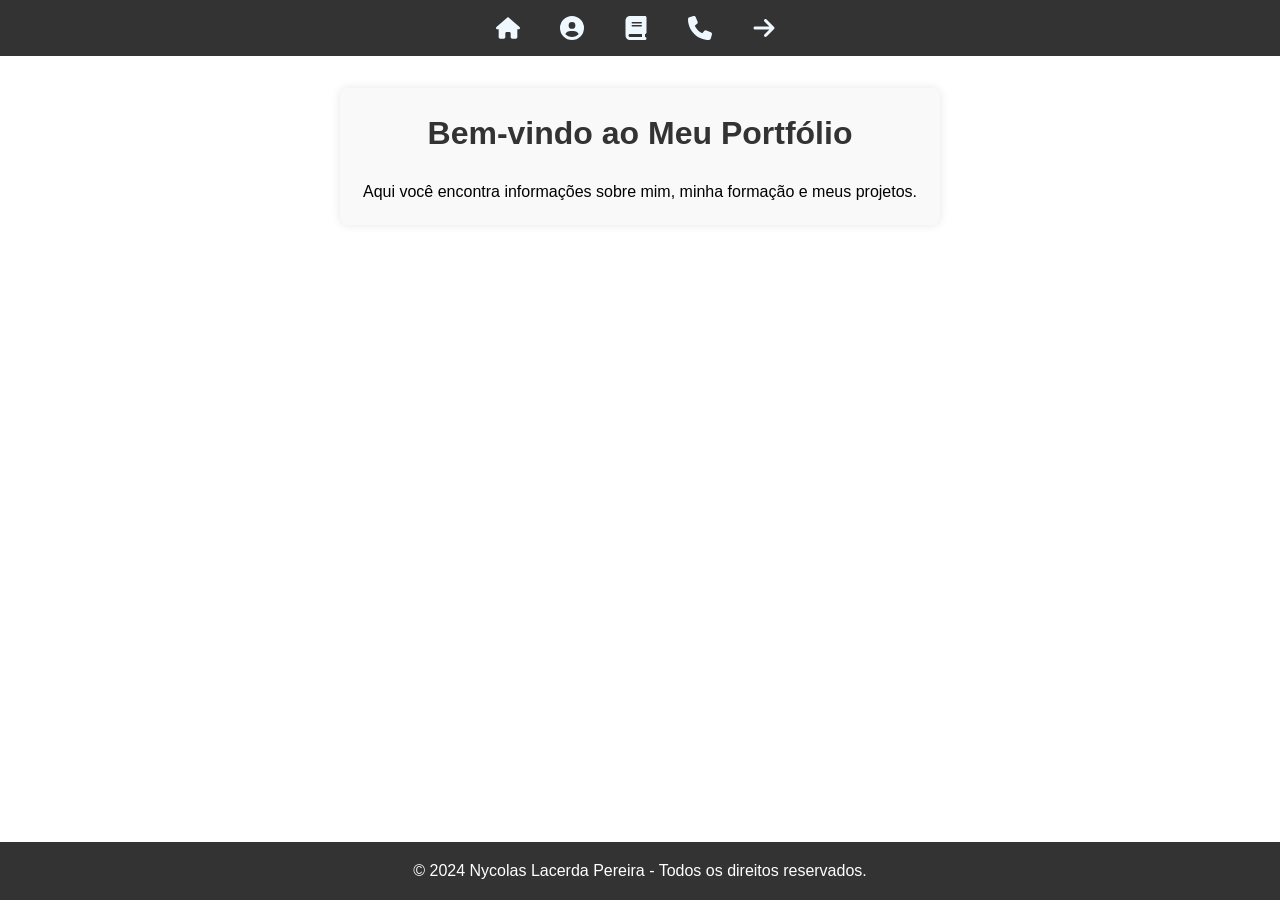
<file: index.html>
<!DOCTYPE html>
<html lang="pt-BR">
  <head>
    <meta charset="UTF-8" />
    <meta name="viewport" content="width=device-width, initial-scale=1.0" />
    <link rel="stylesheet" href="public/css/style.css" />
    <title>Meu Portfólio</title>
  </head>
  <body>
    <header>
      <nav>
        <ul>
          <li>
            <a href="#" onclick="showContent('home')"
              ><img src="public/img/home.svg" alt="Início"
            /></a>
          </li>
          <li>
            <a href="#" onclick="showContent('sobre')"
              ><img src="public/img/person.svg" alt="Sobre Mim"
            /></a>
          </li>
          <li>
            <a href="#" onclick="showContent('formacao')"
              ><img src="public/img/book.svg" alt="Formação"
            /></a>
          </li>
          <li>
            <a href="#" onclick="showContent('contato')"
              ><img src="public/img/fone.svg" alt="Contato"
            /></a>
          </li>
          <li>
            <a href="public/portifolio/index.html"
              ><img src="public/img/arrow-r.svg" alt="Projetos"
            /></a>
          </li>
        </ul>
      </nav>
    </header>

    <main>
      <!-- Conteúdos que serão exibidos/ocultados -->
      <section id="home" class="content" style="display: block">
        <h1>Bem-vindo ao Meu Portfólio</h1>
        <p>
          Aqui você encontra informações sobre mim, minha formação e meus
          projetos.
        </p>
      </section>

      <section id="sobre" class="content" style="display: none">
        <h1>Sobre Mim</h1>
        <div class="bio-content">
          <p><strong>Nome:</strong> Nycolas Lacerda Pereira</p>
          <p><strong>Nascimento:</strong> 07/05/2001</p>
          <p><strong>Sexo:</strong> Masculino</p>
          <p><strong>Hobbies:</strong> Jogos, Animes, Esportes, Programação.</p>
        </div>
      </section>

      <section id="formacao" class="content" style="display: none">
        <h1>Minha Formação</h1>
        <div class="bio-content">
          <p>
            <strong>Especialização:</strong> Desenvolvedor web especializado em
            PHP com conhecimento em JavaScript.
          </p>
          <p><strong>Frameworks:</strong> Explorando Laravel e Codeigniter.</p>
          <p>
            <strong>Formação:</strong> Técnico em Informática pelo CEFET-MG,
            cursando Análise e Desenvolvimento de Sistemas pela Uninter.
          </p>
          <p><strong>Idiomas:</strong> Português</p>
        </div>
      </section>

      <section id="contato" class="content" style="display: none">
        <h1>Contato</h1>
        <form action="#" method="post">
          <label for="name">Nome:</label>
          <input type="text" id="name" name="name" required />

          <label for="email">Email:</label>
          <input type="email" id="email" name="email" required />

          <label for="message">Mensagem:</label>
          <textarea id="message" name="message" required></textarea>

          <button type="submit">Enviar</button>
        </form>
      </section>
    </main>

    <footer>
      <p>&copy; 2024 Nycolas Lacerda Pereira - Todos os direitos reservados.</p>
    </footer>

    <script src="public/js/script.js"></script>
  </body>
</html>
</file>
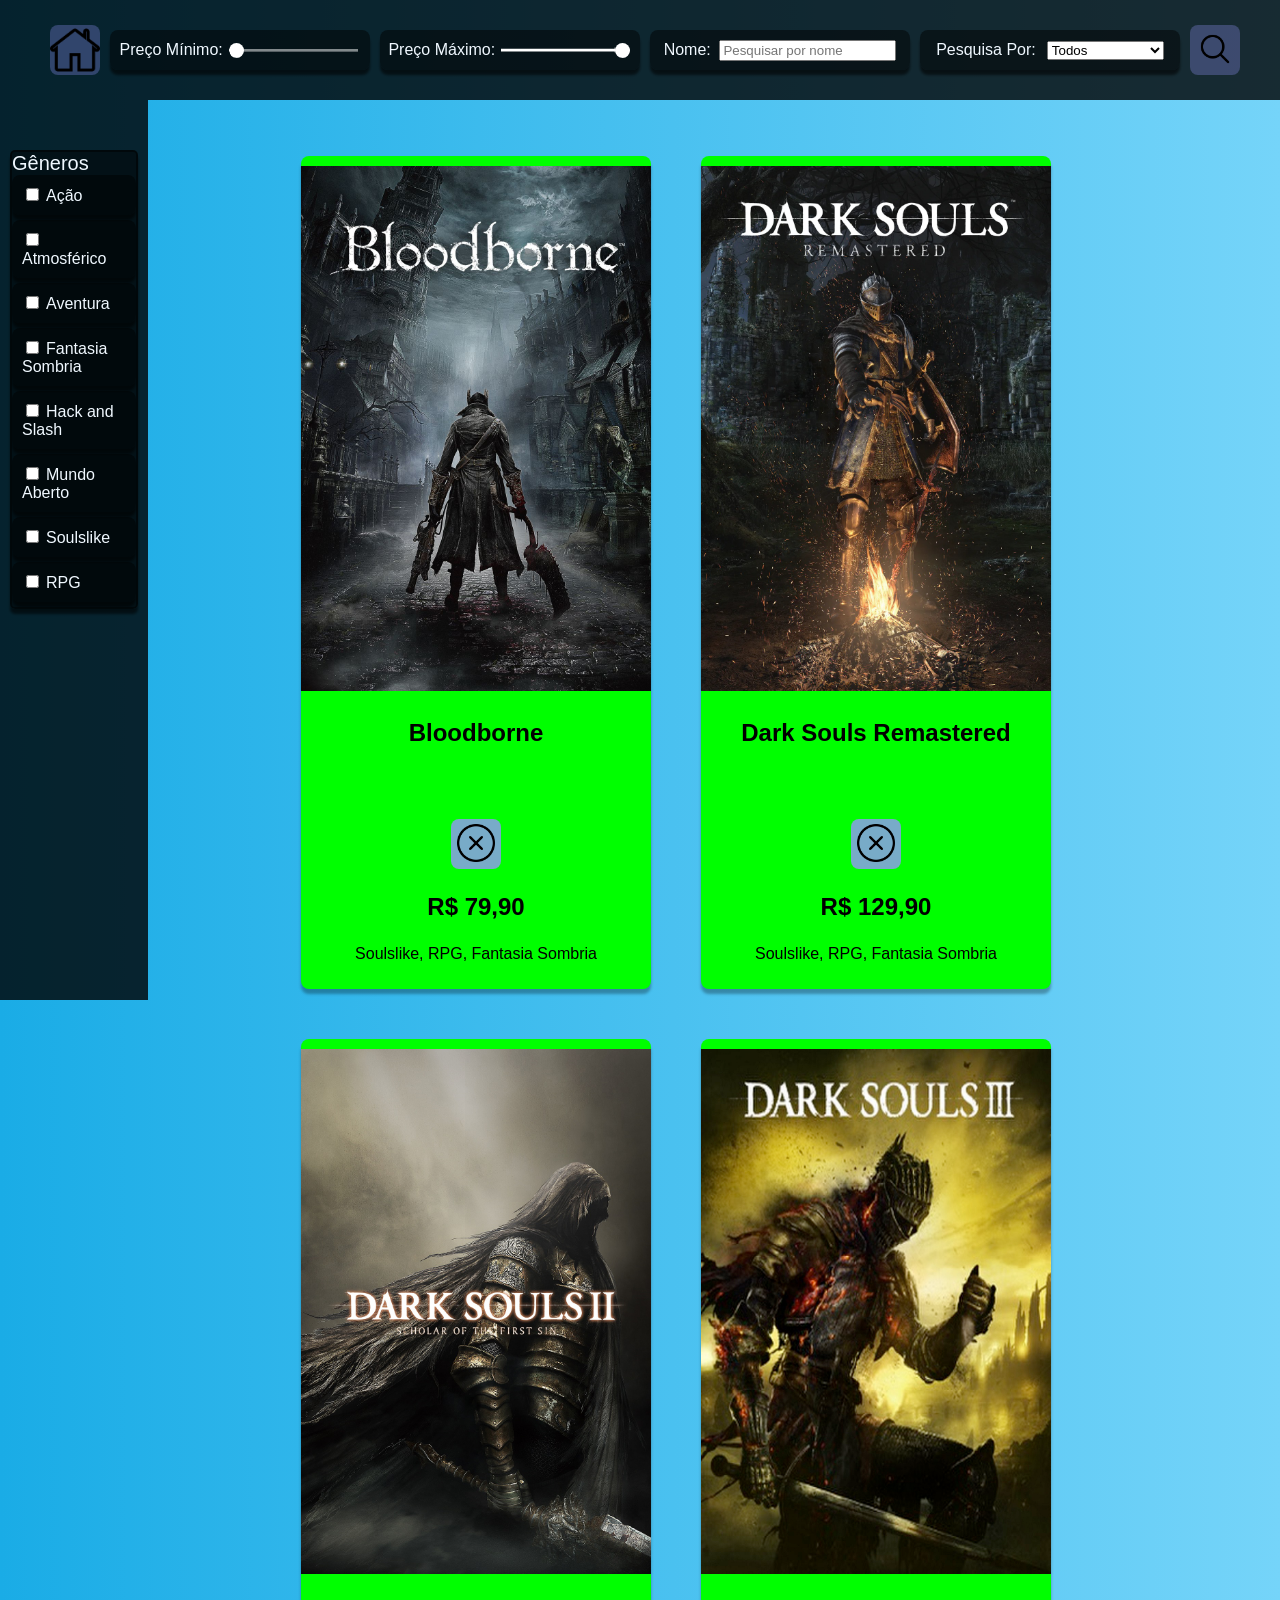
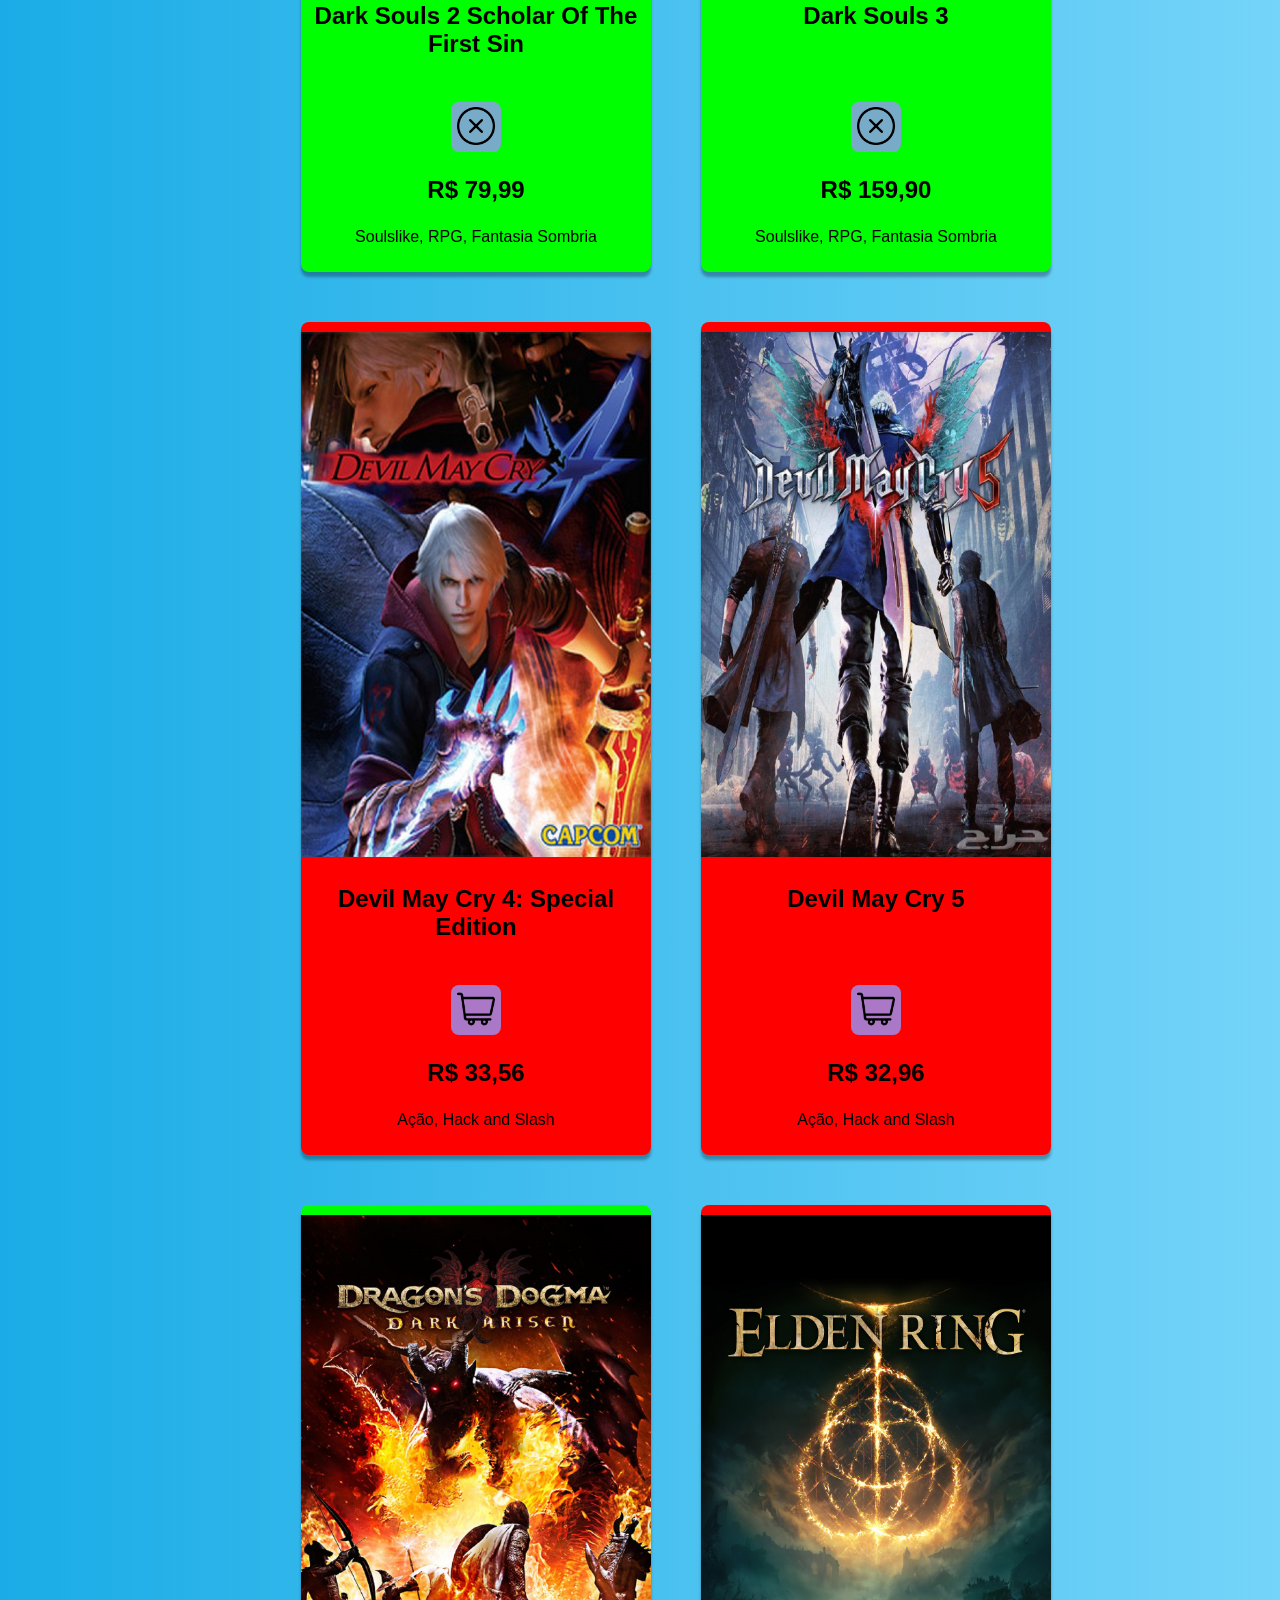
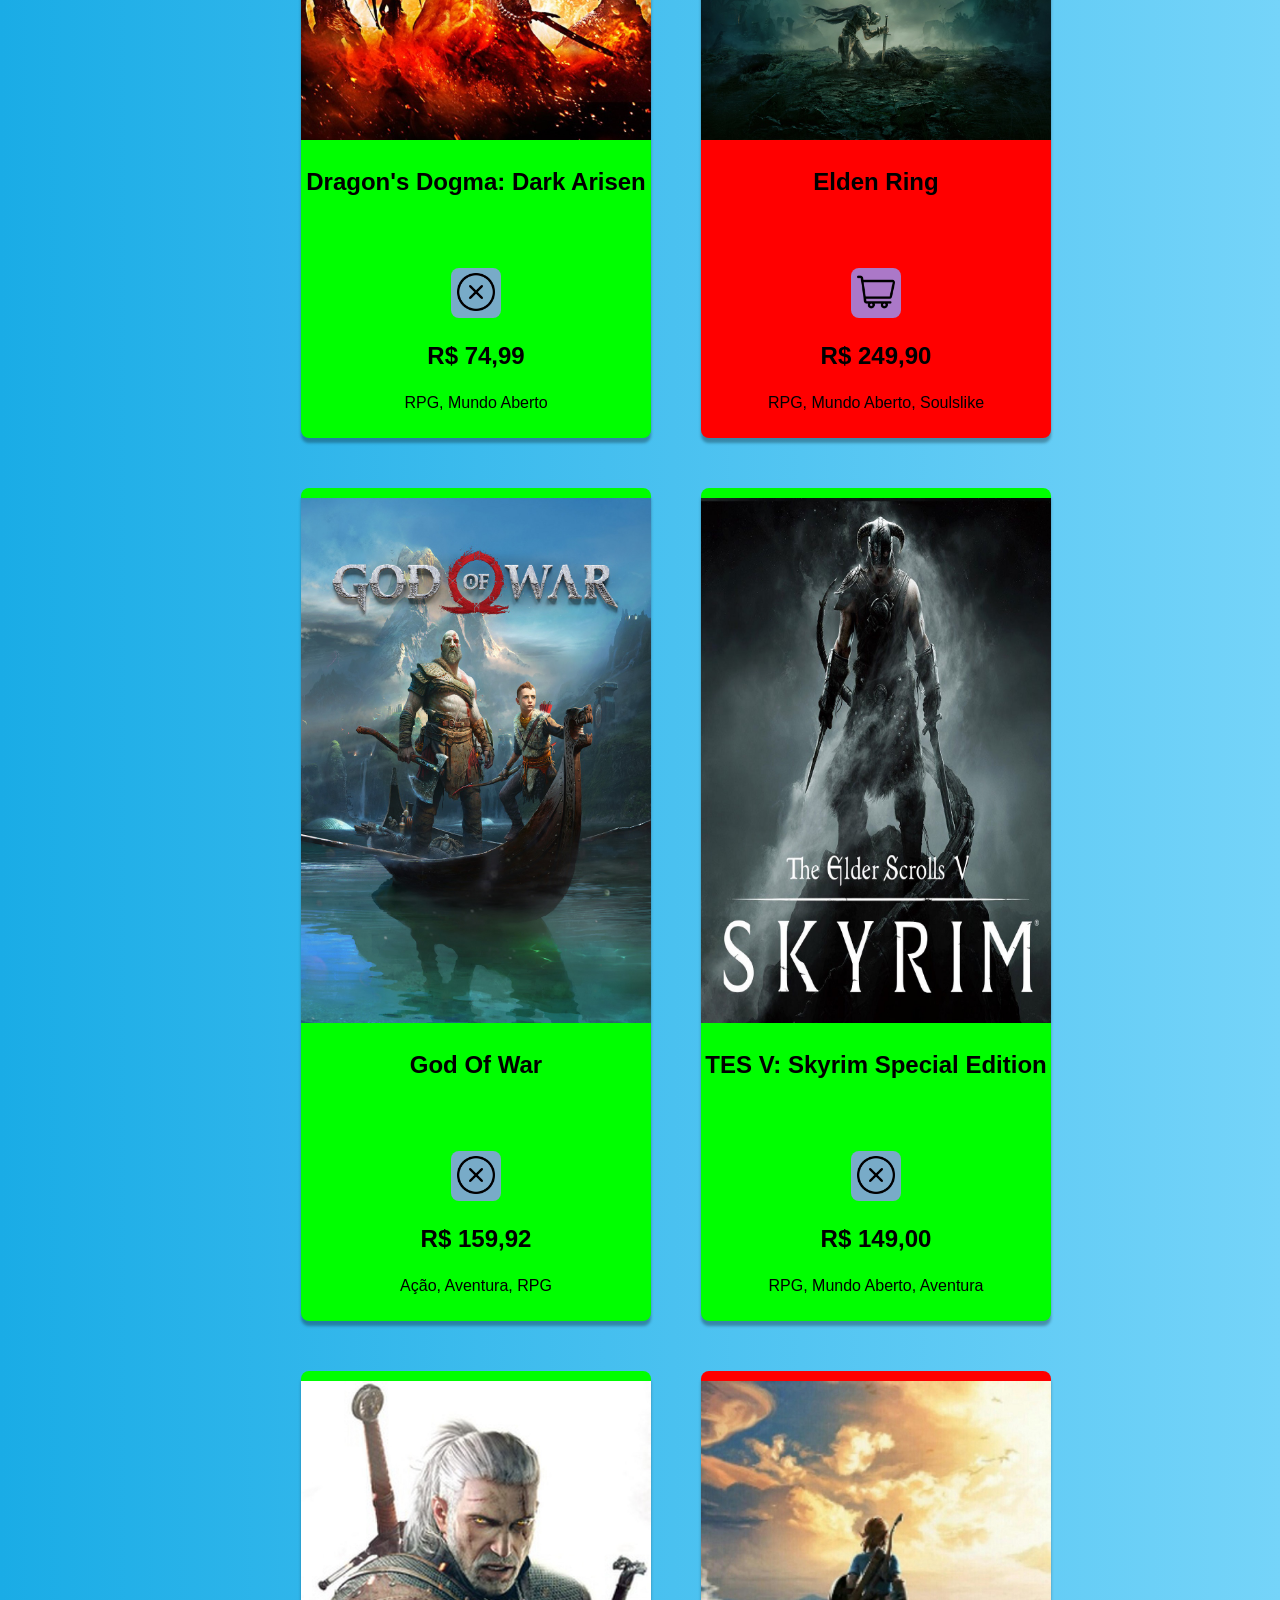
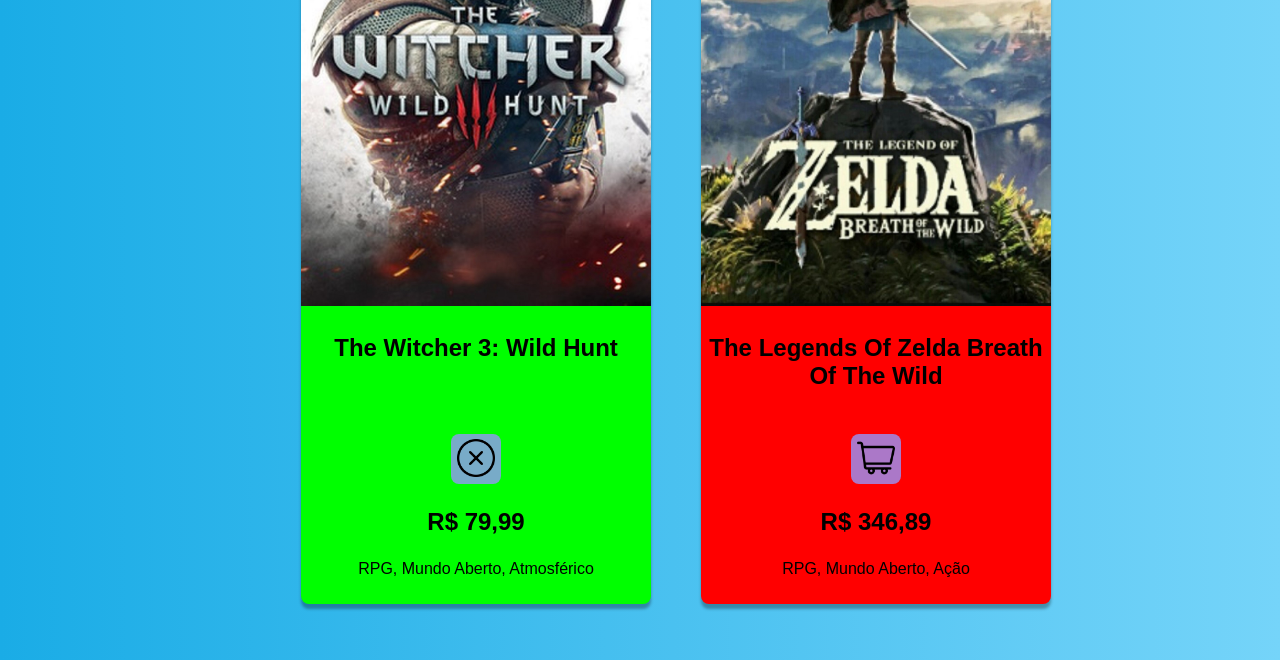
<file: public/portifolio/scripts/loja_jogos/loja.html>
<!DOCTYPE html>
<html lang="en">
    <head>
        <meta charset="UTF-8">
        <meta http-equiv="X-UA-Compatible" content="IE=edge">
        <meta name="viewport" content="width=device-width, initial-scale=1.0">
        <link rel="stylesheet" type="text/css" href="../../styles/index.css" />
        <link rel="stylesheet" type="text/css" href="../../styles/header-filter.css" />
        <link rel="stylesheet" type="text/css" href="../../styles/lateral-menu.css" />
        <link rel="stylesheet" type="text/css" href="../../styles/itens.css" />
        <title>Loja de Jogos</title>
    </head>
    <body>
        <header>
            <div class="header-filter-wrapper" >
                <div class="home" >
                    <a href="../../index.html">
                        <img src="../../img/icons/home.png" alt="Ícone de casa" title="Voltar ao inicio" width="100%">
                    </a>
                </div>
                <div class="search">
                    <div class="header-input-range-wrapper">
                        <div class="header-menu-wrapper" title="R$ 1,00 até R$ 200,00">
                            <label for="input-search-valor-min" class="main-text-sm-white">Preço Mínimo:</label>
                            <input type="range" name="input-search-valor-min" id="input-search-valor-min" class="header-input-value" min="1" max="200" value="1">
                        </div>
                        <div class="header-menu-wrapper" title="R$ 201,00 até R$ 400,00">
                            <label for="input-search-valor-max" class="main-text-sm-white">Preço Máximo:</label>
                            <input type="range" name="input-search-valor-max" id="input-search-valor-max" class="header-input-value" min="201" max="400" value="400">         
                        </div>
                        <div class="header-menu-wrapper">
                            <label for="input-search-text" class="main-text-sm-white">Nome:</label>
                            <input type="text" placeholder="Pesquisar por nome" id="input-search-text">
                        </div>
                        <div class="header-menu-wrapper">
                            <label for="header-select-filter" class="main-text-sm-white">Pesquisa Por:</label>
                            <select name="header-filter-buy" id="header-select-filter" class="header-select-filter">
                                <option value="todos" selected>Todos</option>
                                <option value="true">Já comprados</option>
                                <option value="false">Não comprados</option>
                            </select>
                        </div>
                    </div>
                    <button id="search-button"> 
                        <img src="../../img/icons/lupa.png" alt="Pesquisar" width="100%" title="Pesquisar" > 
                    </button>
                </div>
            </div>
        </header>

        <main id="root" class="main">
            <div id="menu" class="lateral-menu">
                <div id="group-checkbox" class="group-checkbox">
                    <label for="group-checkbox" class="main-text-md-white">Gêneros</label>
                    
                </div>   
            </div>   
            <div class="itens-container" id="itens"> </div>
        </main>
        
        <!-- <script src="./scripts/index.js"></script> -->
        <!-- <script src="./scripts/exercicio_aula_1/index.js"></script> -->
        <!-- <script src="./scripts/exercicio_aula_2/index.js"></script> -->
        <!-- <script src="./scripts/exercicio_aula_3/index.js"></script> -->
        <script src="./index.js"></script>
    </body>
</html>
</file>
<file: public/css/style.css>
* {
    margin: 0;
    padding: 0;
    box-sizing: border-box;
}

body {
    font-family: Arial, sans-serif;
    line-height: 1.6;
}

header {
    background: #333;
    color: #fff;
    padding: 1rem 0;
}

nav ul {
    list-style: none;
    display: flex;
    justify-content: center;
}

nav ul li {
    margin: 0 1rem;
}

nav ul li a {
    color: #fff;
    text-decoration: none;
    display: flex;
    align-items: center;
}

nav ul li a img {
    width: 24px;
    height: 24px;
    margin-right: 8px;
}

main {
    padding: 2rem;
    text-align: center;
}

footer {
    background: #333;
    color: #fff;
    text-align: center;
    padding: 1rem 0;
    position: fixed;
    width: 100%;
    bottom: 0;
}

.content {
    display: none;
}

.content.active {
    display: block;
}

#section {
    padding: 20px;
    background-color: #f8f9fa;
    border-radius: 8px;
    box-shadow: 0 4px 8px rgba(0, 0, 0, 0.1);
    max-width: 800px;
    margin: 20px auto;
    font-family: Arial, sans-serif;
    line-height: 1.6;
}

#section h1 {
    text-align: center;
    color: #343a40;
    margin-bottom: 20px;
    font-size: 28px;
}

.bio-content p {
    font-size: 18px;
    color: #495057;
    margin-bottom: 10px;
}

.bio-content strong {
    color: #212529;
}

section:hover {
    background-color: #e9ecef;
    transition: background-color 0.3s ease;
}

.content {
    max-width: 600px;
    margin: 0 auto;
    padding: 20px;
    background-color: #f9f9f9;
    border-radius: 8px;
    box-shadow: 0 0 10px rgba(0, 0, 0, 0.1);
}
h1 {
    font-size: 2em;
    margin-bottom: 20px;
    color: #333;
}
label {
    display: block;
    font-weight: bold;
    margin-bottom: 5px;
    color: #555;
}
input[type="text"], input[type="email"], textarea {
    width: 100%;
    padding: 10px;
    margin-bottom: 15px;
    border: 1px solid #ccc;
    border-radius: 4px;
    font-size: 1em;
    box-sizing: border-box;
}
textarea {
    height: 150px;
    resize: vertical;
}
button {
    background-color: #007bff;
    color: white;
    border: none;
    padding: 10px 20px;
    border-radius: 4px;
    font-size: 1em;
    cursor: pointer;
    transition: background-color 0.3s;
}
button:hover {
    background-color: #0056b3;
}
</file>
<file: public/portifolio/styles/index.css>
body{
    margin: 0;
    padding: 0;
    background: linear-gradient(90deg, #1aace6, #75d4f9, #ade8ff, #75d4f9, #1aace6);
    background-size: 400%, 100%;
    animation: colors 10s ease infinite;
}

@keyframes colors {
    0% {
        background-position: 0% 100%;
    }
    25% {
        background-position: 50% 50%;
    }
    50% {
        background-position: 100% 0%;
    }
    75% {
        background-position: 50% 50%;
    }
    100% {
        background-position: 0% 100%;
    }
}

.main{
    padding-top: 100px;
}

.main-text-lg{
    font-size: 24px;
    font-family: 'Lucida Sans', 'Lucida Sans Regular', 'Lucida Grande', 'Lucida Sans Unicode', Geneva, Verdana, sans-serif;
    word-wrap: break-word;
} 
.main-text-lg-white{
    font-size: 24px;
    font-family: 'Lucida Sans', 'Lucida Sans Regular', 'Lucida Grande', 'Lucida Sans Unicode', Geneva, Verdana, sans-serif;
    word-wrap: break-word;
    color: aliceblue;
} 

.main-text-md{
    font-size: 20px;
    font-family: 'Lucida Sans', 'Lucida Sans Regular', 'Lucida Grande', 'Lucida Sans Unicode', Geneva, Verdana, sans-serif;
    word-wrap: normal;
}
.main-text-md-white{
    font-size: 20px;
    font-family: 'Lucida Sans', 'Lucida Sans Regular', 'Lucida Grande', 'Lucida Sans Unicode', Geneva, Verdana, sans-serif;
    word-wrap: normal;
    color: aliceblue;
}

.main-text-sm{
    font-size: 16px;
    font-family: 'Lucida Sans', 'Lucida Sans Regular', 'Lucida Grande', 'Lucida Sans Unicode', Geneva, Verdana, sans-serif;
    word-wrap: normal;
}
.main-text-sm-white{
    font-size: 16px;
    font-family: 'Lucida Sans', 'Lucida Sans Regular', 'Lucida Grande', 'Lucida Sans Unicode', Geneva, Verdana, sans-serif;
    word-wrap: normal;
    color: aliceblue;
}
</file>
<file: public/portifolio/styles/header-filter.css>
.header-filter-wrapper{
    display: flex;
    justify-content: space-between;
    gap: 10px;
    align-items: center;
    height: 100px;
    width: 100%;
    background-color: rgba(0, 0, 0, 0.8);
    position: fixed;
}

.header-filter-wrapper .home {
    display: flex;
    align-items: center;
    gap: 10px;
    padding-left: 50px;
}

.header-filter-wrapper .search {
    display: flex;
    align-items: center;
    gap: 10px;
    padding-right: 50px;
}

.header-filter-wrapper .home > button, .header-filter-wrapper .search > button,
.header-filter-wrapper .home > a, .header-filter-wrapper .search > a{
    border: none;
    border-radius: 8px;
    justify-content: flex-start;
    background: rgba(150, 150, 250, 0.3);
    width: 50px;
    height: 50px;
}

.header-filter-wrapper .search > button:hover, .header-filter-wrapper .home > button:hover
.header-filter-wrapper .home > a:hover, .header-filter-wrapper .search > a:hover{
    background-color: rgb(0, 255, 255);
    transition: all .2s;
}

.header-filter-wrapper .search > input, .header-filter-wrapper .search > select{
    border-radius: 8px;
    width: 200px;
    height: 24px;
}

.header-input-range-wrapper{
    display: flex;
    justify-content: space-between;
    gap: 10px;
}

.header-input-range-wrapper > div{
    width: 250px;
    display: flex;
    justify-content: space-evenly;
	align-items: center;
}

.header-menu-wrapper{
	display: flex;
	align-items: center;
    box-shadow: 0 5px 3px rgba(0, 0, 0, 0.6);
    left: 10px;
    width: auto;
	height: 30px;
    padding: 5px;
    border-radius: 8px;
    background-color: rgba(0, 0, 0, 0.5);
}

/* INICIO DO INPUT TYPE RANGE COM PROGRESS BAR */
.header-input-value {
	color: rgb(255, 255, 255);
	--thumb-height: 1.125em;
	--track-height: 0.125em;
	--track-color: rgba(255, 255, 255, 0.5);
	--brightness-hover: 180%;
	--brightness-down: 80%;
	--clip-edges: 0.125em;
}

.header-input-value {
	position: relative;
	background: #fff0;
	overflow: hidden;
}

.header-input-value:active {
	cursor: grabbing;
}

.header-input-value:disabled {
	filter: grayscale(1);
	opacity: 0.3;
	cursor: not-allowed;
}

/* === WebKit specific styles === */
.header-input-value,
.header-input-value::-webkit-slider-runnable-track,
.header-input-value::-webkit-slider-thumb {
	appearance: none;
	-webkit-appearance: none;
	transition: all ease 100ms;
	height: var(--thumb-height);
}

.header-input-value::-webkit-slider-runnable-track,
.header-input-value::-webkit-slider-thumb {
	position: relative;
}

.header-input-value::-webkit-slider-thumb {
	--thumb-radius: calc((var(--thumb-height) * 0.5) - 1px);
	--clip-top: calc((var(--thumb-height) - var(--track-height)) * 0.5 - 0.5px);
	--clip-bottom: calc(var(--thumb-height) - var(--clip-top));
	--clip-further: calc(100% + 1px);
	--box-fill: calc(-100vmax - var(--thumb-width, var(--thumb-height))) 0 0
		100vmax currentColor;

	width: var(--thumb-width, var(--thumb-height));
	background: linear-gradient(currentColor 0 0) scroll no-repeat left center /
		50% calc(var(--track-height) + 1px);
	background-color: currentColor;
	box-shadow: var(--box-fill);
	border-radius: var(--thumb-width, var(--thumb-height));

	filter: brightness(100%);
	clip-path: polygon(
		100% -1px,
		var(--clip-edges) -1px,
		0 var(--clip-top),
		-100vmax var(--clip-top),
		-100vmax var(--clip-bottom),
		0 var(--clip-bottom),
		var(--clip-edges) 100%,
		var(--clip-further) var(--clip-further)
	);
}

.header-input-value:hover::-webkit-slider-thumb {
	filter: brightness(var(--brightness-hover));
	cursor: grab;
}

.header-input-value:active::-webkit-slider-thumb {
	filter: brightness(var(--brightness-down));
	cursor: grabbing;
}

.header-input-value::-webkit-slider-runnable-track {
	background: linear-gradient(var(--track-color) 0 0) scroll no-repeat center /
		100% calc(var(--track-height) + 1px);
}
/* FIM DO INPUT TYPE RANGE COM PROGRESS BAR */
</file>
<file: public/portifolio/styles/lateral-menu.css>
.lateral-menu{
    display: flex;
    flex-flow: column wrap;
    justify-content: flex-start;
    align-items: flex-start;
    top: 100px;
    height: 100%;
    width: 10%;
    background-color: rgba(0, 0, 0, 0.8);
    position: fixed;
    padding-left: 10px;
    padding-right: 10px;
}

.lateral-menu > input {
    margin-bottom: 10px;
}

.lateral-menu-wrapper{
    box-shadow: 0 5px 3px rgba(0, 0, 0, 0.6);
    left: 10px;
    width: auto;
    padding: 10px;
    border-radius: 8px;
    margin-bottom: 5px;
    background-color: rgba(0, 0, 0, 0.5);
}

.group-checkbox{
    border: solid 2px rgba(0, 0, 0, 0.5);
    border-radius: 5px;
    background-color: rgba(0, 0, 0, 0.5);
    box-shadow: 0 5px 3px rgba(0, 0, 0, 0.6);
    margin-top: 50px;
}
</file>
<file: public/portifolio/styles/itens.css>
.item-wrapper{
    background-color: rgb(173, 216, 216);
    width: 350px;
    display: flex;
    justify-content: center;
    align-items: center;
    flex-direction: column;
    padding: 10px 0px;
    border-radius: 8px;
    box-shadow: 0 5px 3px rgba(0, 0, 0, 0.3);
}

.item-wrapper:hover{
    background-color: rgb(0, 255, 255);
    transition: all 1.5s;
}

.item-wrapper-name, .item-wrapper-value {
    height: 100px;
}

.item-wrapper-buy-true{
    background-color: rgb(0, 255, 0);
}

.item-wrapper-buy-false{
    background-color: rgb(255, 0, 0);
}

.itens-container{
    display: grid;
    grid-template-columns: repeat(auto-fill, 350px);
    justify-content: center;
    padding: 56px;
    gap: 50px;
    margin: auto;
    text-align: center;
    padding-left: 10%;
}

.item-wrapper .box-info .buy > button{
    border: none;
    border-radius: 8px;
    justify-content: flex-start;
    background: rgba(150, 150, 250, 0.8);
    width: 50px;
    height: 50px;
}

.item-wrapper .box-info .remove > button:hover{
    background-color: rgb(255, 0, 0);
    transition: all .2s;
}

.item-wrapper .box-info .add > button:hover{
    background-color: rgb(0, 255, 0);
    transition: all .2s;
}
</file>
